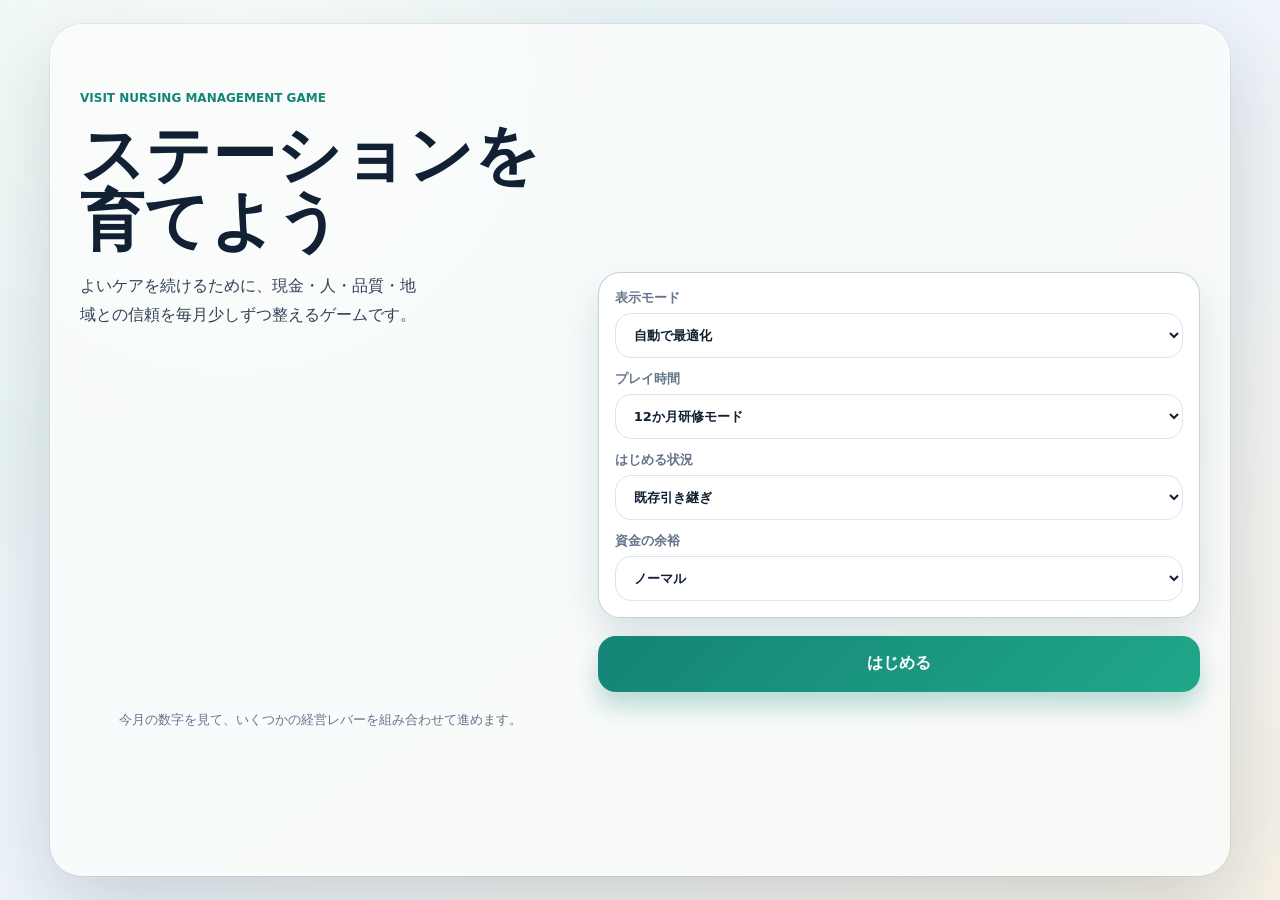
<file: index.html>
<!doctype html>
<html lang="ja">
<head>
  <meta charset="utf-8">
  <meta name="viewport" content="width=device-width, initial-scale=1, viewport-fit=cover">
  <title>ほうもん看護ステーションゲーム</title>
  <link rel="stylesheet" href="styles-v2.css">
</head>
<body>
  <div class="phone-app">
    <section id="startScreen" class="screen start-screen">
      <p class="eyebrow">Visit Nursing Management Game</p>
      <h1>ステーションを<br>育てよう</h1>
      <p class="lead">よいケアを続けるために、現金・人・品質・地域との信頼を毎月少しずつ整えるゲームです。</p>

      <div class="setup-card">
        <label><span>表示モード</span><select id="displayModeSelect">
          <option value="auto">自動で最適化</option>
          <option value="mobile">スマホモード</option>
          <option value="desktop">PCモード</option>
        </select></label>
        <label><span>プレイ時間</span><select id="modeSelect"></select></label>
        <label><span>はじめる状況</span><select id="scenarioSelect"></select></label>
        <label><span>資金の余裕</span><select id="difficultySelect"></select></label>
      </div>

      <button id="startButton" class="big-button">はじめる</button>
      <p class="tiny-note">今月の数字を見て、いくつかの経営レバーを組み合わせて進めます。</p>
    </section>

    <section id="gameScreen" class="screen game-screen is-hidden">
      <header class="game-header">
        <div>
          <span id="seasonLabel" class="season">1年目 1月</span>
          <h2 id="missionTitle">今月のミッション</h2>
        </div>
        <button id="resetButton" class="ghost-button">最初へ</button>
      </header>

      <main class="tab-page is-active" data-page="home">
        <div id="storyCard" class="story-card"></div>
        <div class="vitals-grid">
          <article class="vital-card cash"><span>現金</span><strong id="cashValue">0万円</strong><div class="meter"><i id="cashMeter"></i></div></article>
          <article class="vital-card team"><span class="with-tip">チームの余裕<button class="info-chip" type="button" aria-label="チームの余裕の説明">?</button><em class="tip-pop">チーム状態・疲弊度・継続リスクを合わせた目安です。高いほど、無理なくケアを続けやすい状態です。</em></span><strong id="teamValue">0</strong><div class="meter"><i id="teamMeter"></i></div></article>
          <article class="vital-card care"><span class="with-tip">ケアの安定<button class="info-chip" type="button" aria-label="ケアの安定の説明">?</button><em class="tip-pop">ケア品質と請求品質を合わせた目安です。記録・連携・継続性・請求の安定感を表します。</em></span><strong id="careValue">0</strong><div class="meter"><i id="careMeter"></i></div></article>
          <article class="vital-card users"><span>利用者さん</span><strong id="usersValue">0名</strong><div class="meter"><i id="usersMeter"></i></div></article>
        </div>

        <section id="plSnapshot" class="pl-card"></section>

        <div class="month-progress">
          <div><span id="monthProgressText">0 / 12か月</span><span id="moodLabel">落ち着いた月</span></div>
          <div class="progress-bar"><i id="monthProgressBar"></i></div>
        </div>

        <button class="big-button next-tab" data-target="choice">今月の判断へ</button>
      </main>

      <main class="tab-page" data-page="choice">
        <div class="choice-head">
          <span class="mini-label">複数レバーで考える</span>
          <h2>売上・人・品質・コストをどう組み合わせますか？</h2>
        </div>

        <section class="preset-row" id="presetCards"></section>

        <section class="lever-panel">
          <label><span>受け入れ</span><select id="acceptanceLever"></select></label>
          <label><span>営業活動</span><select id="salesLever"></select></label>
          <label><span>採用</span><select id="recruitmentLever"></select></label>
          <label><span>チーム</span><select id="teamLever"></select></label>
          <label><span>経営管理</span><select id="managementLever"></select></label>
          <label><span>疲弊対策</span><select id="fatigueLever"></select></label>
          <label><span>資金</span><select id="financingLever"></select></label>
        </section>

        <section id="choiceForecast" class="forecast-card"></section>
        <section id="choicePlPreview" class="pl-card"></section>
        <button id="advanceButton" class="big-button">この組み合わせで1か月進める</button>
      </main>

      <main class="tab-page" data-page="impact">
        <div class="choice-head">
          <span class="mini-label">判断 → 数字の変化</span>
          <h2>今月、何が動いたか</h2>
        </div>
        <section id="impactDashboard" class="impact-dashboard"></section>
        <section id="impactPl" class="pl-card"></section>
        <section id="impactExplanation" class="story-card"></section>
        <section class="review-card trend-card">
          <span class="mini-label">推移</span>
          <h2 id="reviewTitle">ステーションの変化</h2>
          <div class="chart-legend" aria-label="グラフの凡例">
            <span><i class="legend-cash"></i>現金</span>
            <span><i class="legend-team"></i>チームの余裕</span>
            <span><i class="legend-care"></i>ケアの安定</span>
          </div>
          <canvas id="trendCanvas" width="700" height="320"></canvas>
          <p class="chart-note">左軸は0〜100の見やすさ用スコアです。現金は1,000万円を100として表示しています。</p>
        </section>
        <section class="detail-card">
          <button id="toggleDetails" class="detail-toggle">詳しい数字を見る</button>
          <div id="detailPanel" class="detail-panel is-hidden"></div>
        </section>
        <button id="exportCsvButton" class="ghost-button wide">CSVを出力</button>
        <button class="big-button next-tab" data-target="result">現場の声を見る</button>
      </main>

      <main class="tab-page" data-page="result">
        <div id="resultCard" class="result-card empty">
          <span class="mini-label">月末</span>
          <h2>まだ月末結果はありません</h2>
          <p>今月の方針を選んで1か月進めると、現場の声と学びが表示されます。</p>
        </div>
        <div id="badgeRow" class="badge-row"></div>
        <button class="big-button next-tab" data-target="choice">次の月を考える</button>
      </main>

      <nav class="bottom-tabs">
        <button class="tab-button is-active" data-target="home">ホーム</button>
        <button class="tab-button" data-target="choice">判断</button>
        <button class="tab-button" data-target="impact">変化</button>
        <button class="tab-button" data-target="result">結果</button>
      </nav>
    </section>

    <section id="finalOverlay" class="final-overlay is-hidden">
      <div class="final-sheet">
        <span class="mini-label">クリア</span>
        <h2 id="finalRank">年間振り返り</h2>
        <div id="finalText"></div>
        <button id="closeFinalButton" class="big-button">変化を見る</button>
      </div>
    </section>
  </div>

  <script src="data.js"></script>
  <script src="logic.js"></script>
  <script src="app-v2.js"></script>
</body>
</html>
</file>
<file: styles-v2.css>
:root {
  --ink: #122034;
  --muted: #65758b;
  --line: #dbe5ee;
  --bg: #eef6f4;
  --panel: #ffffff;
  --teal: #148477;
  --teal-2: #dff7f1;
  --green: #54b681;
  --amber: #f2b24d;
  --rose: #e46b6b;
  --blue: #497dcc;
  --shadow: 0 18px 38px rgba(27, 55, 77, 0.14);
}

* { box-sizing: border-box; }

html, body {
  margin: 0;
  min-height: 100%;
  overflow-x: hidden;
  color: var(--ink);
  background:
    radial-gradient(circle at 18% 8%, rgba(255,255,255,0.9), transparent 26rem),
    linear-gradient(145deg, #e7f5f0 0%, #eef4fb 48%, #f7f1e6 100%);
  font-family: "Yu Gothic UI", "Hiragino Sans", "Noto Sans JP", system-ui, sans-serif;
}

button, select {
  font: inherit;
}

.phone-app {
  width: 100vw;
  max-width: 430px;
  min-height: 100vh;
  margin: 0 auto;
  background: rgba(250, 253, 252, 0.82);
  box-shadow: 0 0 0 1px rgba(18, 32, 52, 0.06), 0 28px 80px rgba(21, 50, 62, 0.18);
  position: relative;
  overflow: hidden;
}

.screen {
  min-height: 100vh;
  padding: 22px 18px 96px;
}

.is-hidden {
  display: none !important;
}

.start-screen {
  display: flex;
  flex-direction: column;
  justify-content: center;
  gap: 18px;
}

.eyebrow, .mini-label {
  color: var(--teal);
  font-size: 12px;
  font-weight: 800;
  letter-spacing: 0;
  text-transform: uppercase;
}

h1, h2, p {
  margin: 0;
}

h1 {
  font-size: clamp(42px, 12vw, 62px);
  line-height: 1.02;
  letter-spacing: 0;
}

.lead {
  color: #334155;
  font-size: 16px;
  line-height: 1.8;
  max-width: 34ch;
}

.setup-card, .story-card, .result-card, .review-card, .detail-card {
  background: rgba(255, 255, 255, 0.92);
  border: 1px solid rgba(188, 205, 216, 0.9);
  border-radius: 22px;
  box-shadow: var(--shadow);
}

.setup-card {
  display: grid;
  gap: 12px;
  padding: 16px;
}

label {
  display: grid;
  gap: 6px;
  color: var(--muted);
  font-size: 13px;
  font-weight: 800;
}

select {
  width: 100%;
  border: 1px solid var(--line);
  border-radius: 16px;
  padding: 13px 14px;
  color: var(--ink);
  background: #fff;
  font-weight: 800;
}

.big-button, .ghost-button {
  border: 0;
  border-radius: 18px;
  min-height: 56px;
  padding: 0 18px;
  font-weight: 900;
  cursor: pointer;
}

.big-button {
  color: #fff;
  background: linear-gradient(135deg, #148477, #20a789);
  box-shadow: 0 14px 24px rgba(20, 132, 119, 0.28);
}

.ghost-button {
  color: var(--teal);
  background: #fff;
  border: 1px solid var(--line);
}

.ghost-button.wide {
  width: 100%;
}

.tiny-note {
  color: var(--muted);
  font-size: 13px;
  line-height: 1.6;
  text-align: center;
}

.game-screen {
  padding-top: 14px;
}

.game-header {
  display: flex;
  align-items: center;
  justify-content: space-between;
  gap: 12px;
  margin-bottom: 14px;
}

.season {
  color: var(--muted);
  font-size: 13px;
  font-weight: 900;
}

.game-header h2 {
  margin-top: 2px;
  font-size: 22px;
}

.tab-page {
  display: none;
}

.tab-page.is-active {
  display: grid;
  gap: 14px;
}

.story-card {
  padding: 18px;
  display: grid;
  gap: 8px;
  background: linear-gradient(180deg, #ffffff, #f5fffb);
}

.story-card strong {
  font-size: 18px;
}

.story-card p {
  color: #42526a;
  line-height: 1.7;
}

.focus-chips {
  display: flex;
  flex-wrap: wrap;
  gap: 7px;
}

.focus-chips span {
  display: inline-flex;
  gap: 5px;
  align-items: center;
  padding: 7px 10px;
  border-radius: 999px;
  color: #385064;
  background: #edf6f4;
  font-size: 12px;
  font-weight: 900;
}

.focus-chips b {
  color: var(--teal);
}

.pl-card {
  display: grid;
  gap: 10px;
  padding: 16px;
  border: 1px solid rgba(188, 205, 216, 0.9);
  border-radius: 22px;
  background: rgba(255, 255, 255, 0.94);
  box-shadow: 0 10px 24px rgba(31, 58, 78, 0.08);
}

.pl-main {
  display: grid;
  gap: 3px;
  padding: 12px;
  border-radius: 16px;
  background: #f6fafc;
}

.pl-main.good {
  background: #eaf8f1;
}

.pl-main.bad {
  background: #fff1f1;
}

.pl-main strong {
  font-size: 28px;
}

.pl-main span,
.pl-note {
  color: var(--muted);
  font-size: 12px;
  font-weight: 800;
}

.formula-stack {
  display: grid;
  gap: 7px;
}

.formula-stack div {
  display: grid;
  gap: 3px;
  padding: 9px 10px;
  border-radius: 14px;
  background: #f8fbfd;
}

.formula-stack b {
  font-size: 12px;
}

.formula-stack span {
  color: #506178;
  font-size: 12px;
  line-height: 1.45;
}

.impact-list {
  display: flex;
  flex-wrap: wrap;
  gap: 6px;
}

.impact-chip {
  display: inline-flex;
  gap: 4px;
  align-items: center;
  padding: 6px 8px;
  border-radius: 999px;
  background: #edf6f4;
  color: #385064;
  font-size: 11px;
  font-weight: 800;
  line-height: 1.2;
}

.impact-chip b {
  color: var(--teal);
}

.vitals-grid {
  display: grid;
  grid-template-columns: repeat(2, minmax(0, 1fr));
  gap: 10px;
}

.vital-card {
  min-height: 132px;
  padding: 15px;
  border-radius: 22px;
  border: 1px solid rgba(205, 218, 228, 0.9);
  background: #fff;
  display: grid;
  align-content: space-between;
  box-shadow: 0 10px 24px rgba(31, 58, 78, 0.08);
}

.vital-card span {
  color: var(--muted);
  font-size: 13px;
  font-weight: 900;
}

.with-tip {
  position: relative;
  display: inline-flex !important;
  width: fit-content;
  max-width: 100%;
  align-items: center;
  gap: 5px;
}

.info-chip {
  width: 20px;
  height: 20px;
  border: 0;
  border-radius: 50%;
  display: inline-grid;
  place-items: center;
  color: #fff;
  background: var(--teal);
  font-size: 12px;
  font-weight: 900;
  cursor: pointer;
}

.tip-pop {
  position: absolute;
  left: 0;
  top: 28px;
  z-index: 5;
  width: min(230px, calc(100vw - 56px));
  padding: 10px 11px;
  border: 1px solid rgba(188, 205, 216, 0.9);
  border-radius: 14px;
  background: #fff;
  color: #334155;
  box-shadow: 0 12px 26px rgba(31, 58, 78, 0.18);
  font-size: 12px;
  font-style: normal;
  font-weight: 800;
  line-height: 1.55;
  opacity: 0;
  transform: translateY(-4px);
  pointer-events: none;
  transition: opacity 160ms ease, transform 160ms ease;
}

.with-tip:focus-within .tip-pop,
.with-tip:hover .tip-pop {
  opacity: 1;
  transform: translateY(0);
}

.vital-card strong {
  font-size: 30px;
  letter-spacing: 0;
}

.vital-card.cash { background: linear-gradient(160deg, #ffffff, #e9fbf6); }
.vital-card.team { background: linear-gradient(160deg, #ffffff, #eef4ff); }
.vital-card.care { background: linear-gradient(160deg, #ffffff, #fff7e4); }
.vital-card.users { background: linear-gradient(160deg, #ffffff, #f1f8eb); }

.meter {
  height: 9px;
  overflow: hidden;
  border-radius: 999px;
  background: #e6edf3;
}

.meter i, .progress-bar i {
  display: block;
  height: 100%;
  width: 0%;
  border-radius: inherit;
  background: linear-gradient(90deg, var(--teal), var(--green));
  transition: width 360ms ease;
}

.month-progress {
  display: grid;
  gap: 9px;
  padding: 12px 2px;
}

.month-progress > div:first-child {
  display: flex;
  justify-content: space-between;
  color: var(--muted);
  font-size: 13px;
  font-weight: 900;
}

.progress-bar {
  height: 11px;
  border-radius: 999px;
  background: rgba(192, 209, 222, 0.65);
  overflow: hidden;
}

.choice-head h2 {
  margin-top: 4px;
  font-size: 24px;
  line-height: 1.35;
}

.preset-row {
  display: grid;
  grid-template-columns: repeat(2, minmax(0, 1fr));
  gap: 9px;
}

.preset-card {
  min-height: 88px;
  border: 1px solid rgba(188, 205, 216, 0.95);
  border-radius: 18px;
  padding: 12px;
  color: var(--ink);
  background: #fff;
  text-align: left;
  box-shadow: 0 8px 18px rgba(31, 58, 78, 0.07);
  transition: transform 150ms ease, border-color 150ms ease, background 150ms ease, box-shadow 150ms ease;
}

.preset-card:active {
  transform: scale(0.98);
}

.preset-card.is-selected {
  border-color: var(--teal);
  background: linear-gradient(160deg, #effffb, #ffffff);
  box-shadow: 0 12px 24px rgba(20, 132, 119, 0.18);
  transform: translateY(-2px);
}

.preset-card.is-selected::after {
  content: "選択中";
  display: inline-flex;
  width: fit-content;
  margin-top: 8px;
  padding: 4px 8px;
  border-radius: 999px;
  color: #fff;
  background: var(--teal);
  font-size: 11px;
  font-weight: 900;
}

.preset-card strong,
.preset-card span {
  display: block;
}

.preset-card strong {
  margin-bottom: 5px;
  font-size: 15px;
}

.preset-card span {
  color: var(--muted);
  font-size: 12px;
  line-height: 1.45;
}

.lever-panel {
  display: grid;
  grid-template-columns: repeat(2, minmax(0, 1fr));
  gap: 10px;
  padding: 14px;
  border-radius: 22px;
  border: 1px solid rgba(188, 205, 216, 0.9);
  background: rgba(255, 255, 255, 0.92);
  box-shadow: 0 10px 24px rgba(31, 58, 78, 0.08);
}

.lever-panel label:last-child {
  grid-column: 1 / -1;
}

.lever-panel select {
  padding: 10px 11px;
  border-radius: 14px;
  font-size: 13px;
}

.forecast-card {
  display: grid;
  gap: 11px;
  padding: 15px;
  border: 1px solid rgba(188, 205, 216, 0.9);
  border-radius: 22px;
  background: linear-gradient(180deg, #ffffff, #f7fcff);
  box-shadow: 0 10px 24px rgba(31, 58, 78, 0.08);
}

.forecast-card h3 {
  margin: -4px 0 0;
  font-size: 18px;
}

.forecast-grid {
  display: grid;
  gap: 8px;
}

.forecast-row {
  display: grid;
  gap: 6px;
  padding: 10px;
  border-radius: 16px;
  background: #f7fafc;
}

.forecast-row > div {
  display: flex;
  justify-content: space-between;
  gap: 10px;
  align-items: center;
}

.forecast-row b {
  font-size: 13px;
}

.forecast-row span {
  color: var(--muted);
  font-size: 12px;
  font-weight: 900;
}

.forecast-row i {
  height: 8px;
  overflow: hidden;
  border-radius: 999px;
  background: #dbe5ee;
}

.forecast-row em {
  display: block;
  height: 100%;
  border-radius: inherit;
  background: #94a8ba;
  transition: width 240ms ease;
}

.forecast-row.good em {
  background: linear-gradient(90deg, var(--teal), var(--green));
}

.forecast-row.warn em {
  background: linear-gradient(90deg, var(--amber), var(--rose));
}

.action-cards {
  display: grid;
  gap: 10px;
}

.action-card {
  position: relative;
  display: grid;
  grid-template-columns: auto 1fr;
  gap: 12px;
  align-items: center;
  width: 100%;
  border: 2px solid transparent;
  border-radius: 22px;
  padding: 14px;
  text-align: left;
  color: var(--ink);
  background: rgba(255, 255, 255, 0.95);
  box-shadow: 0 10px 20px rgba(31, 58, 78, 0.09);
  cursor: pointer;
}

.action-card.is-selected {
  border-color: var(--teal);
  background: #f1fffb;
}

.action-icon {
  width: 54px;
  height: 54px;
  border-radius: 18px;
  display: grid;
  place-items: center;
  font-size: 25px;
  color: #fff;
  background: var(--teal);
}

.action-card h3 {
  margin: 0 0 4px;
  font-size: 18px;
}

.action-card p {
  color: #56657a;
  font-size: 13px;
  line-height: 1.5;
}

.impact-row {
  display: flex;
  gap: 6px;
  flex-wrap: wrap;
  margin-top: 8px;
}

.impact-row span {
  border-radius: 999px;
  padding: 4px 8px;
  color: #315064;
  background: #eaf2f7;
  font-size: 12px;
  font-weight: 800;
}

.result-card {
  padding: 18px;
  display: grid;
  gap: 12px;
}

.result-card.empty {
  color: var(--muted);
}

.voice-card {
  border-radius: 18px;
  padding: 14px;
  color: #203348;
  background: #f7fbff;
  border: 1px solid #dce9f4;
}

.voice-card b {
  display: block;
  margin-bottom: 4px;
}

.learning-card {
  display: grid;
  gap: 4px;
  padding: 12px;
  border-radius: 18px;
  background: #f5fffb;
  border: 1px solid #cdeee6;
}

.learning-card b {
  color: var(--teal);
  font-size: 13px;
}

.learning-card p {
  color: #334155;
  line-height: 1.65;
}

.result-stats {
  display: grid;
  grid-template-columns: repeat(3, 1fr);
  gap: 8px;
}

.result-stats div {
  padding: 10px;
  border-radius: 16px;
  background: #f7fafc;
}

.result-stats span {
  display: block;
  color: var(--muted);
  font-size: 11px;
  font-weight: 900;
}

.result-stats strong {
  display: block;
  margin-top: 4px;
  font-size: 16px;
}

.badge-row {
  display: flex;
  flex-wrap: wrap;
  gap: 8px;
}

.badge {
  border-radius: 999px;
  padding: 8px 11px;
  color: #0e5f54;
  background: #dff7f1;
  font-size: 12px;
  font-weight: 900;
}

.impact-dashboard {
  display: grid;
  grid-template-columns: repeat(2, minmax(0, 1fr));
  gap: 9px;
}

.delta-card {
  display: grid;
  gap: 4px;
  min-height: 94px;
  padding: 12px;
  border-radius: 18px;
  border: 1px solid rgba(188, 205, 216, 0.9);
  background: #fff;
  box-shadow: 0 8px 18px rgba(31, 58, 78, 0.07);
}

.delta-card span {
  color: var(--muted);
  font-size: 12px;
  font-weight: 900;
}

.delta-card strong {
  font-size: 22px;
}

.delta-card small {
  width: fit-content;
  border-radius: 999px;
  padding: 3px 8px;
  font-weight: 900;
}

.delta-card em {
  color: #607089;
  font-size: 11px;
  font-style: normal;
  font-weight: 800;
}

.delta-bars {
  display: grid;
  gap: 4px;
  padding: 3px 0;
}

.delta-bars i,
.delta-bars b {
  display: block;
  height: 7px;
  min-width: 8px;
  border-radius: 999px;
}

.delta-bars i {
  background: #dbe5ee;
}

.delta-bars b {
  background: linear-gradient(90deg, var(--teal), var(--green));
}

.delta-card.bad .delta-bars b {
  background: linear-gradient(90deg, #f2b24d, #e46b6b);
}

.delta-card.good small {
  color: #0e5f54;
  background: #dff7f1;
}

.delta-card.bad small {
  color: #b91c1c;
  background: #ffe4e6;
}

.review-card, .detail-card {
  padding: 16px;
}

.review-card h2 {
  margin: 4px 0 10px;
}

.trend-card {
  display: grid;
  gap: 10px;
}

.chart-legend {
  display: flex;
  flex-wrap: wrap;
  gap: 8px;
  margin-bottom: 2px;
}

.chart-legend span {
  display: inline-flex;
  align-items: center;
  gap: 6px;
  padding: 7px 10px;
  border-radius: 999px;
  color: #31445a;
  background: #f2f7fb;
  font-size: 12px;
  font-weight: 900;
}

.chart-legend i {
  width: 10px;
  height: 10px;
  border-radius: 999px;
}

.legend-cash {
  background: #148477;
}

.legend-team {
  background: #497dcc;
}

.legend-care {
  background: #f2b24d;
}

.chart-note {
  margin: -2px 0 0;
  color: var(--muted);
  font-size: 12px;
  line-height: 1.5;
}

canvas {
  display: block;
  width: 100%;
  height: 250px;
  border-radius: 16px;
  background: #fff;
}

.detail-toggle {
  width: 100%;
  border: 0;
  padding: 12px;
  border-radius: 14px;
  color: var(--teal);
  background: var(--teal-2);
  font-weight: 900;
}

.detail-panel {
  display: grid;
  grid-template-columns: repeat(2, minmax(0, 1fr));
  gap: 8px;
  margin-top: 12px;
}

.detail-panel div {
  padding: 10px;
  border-radius: 14px;
  background: #f7fafc;
  color: #334155;
  font-size: 13px;
  font-weight: 800;
}

.bottom-tabs {
  position: fixed;
  left: 50%;
  bottom: 0;
  transform: translateX(-50%);
  width: min(100%, 430px);
  display: grid;
  grid-template-columns: repeat(4, 1fr);
  gap: 6px;
  padding: 9px 10px calc(9px + env(safe-area-inset-bottom));
  background: rgba(255, 255, 255, 0.92);
  border-top: 1px solid rgba(205, 218, 228, 0.9);
  backdrop-filter: blur(14px);
}

.tab-button {
  min-height: 48px;
  border: 0;
  border-radius: 16px;
  color: var(--muted);
  background: transparent;
  font-size: 11px;
  font-weight: 900;
}

.tab-button.is-active {
  color: #fff;
  background: var(--teal);
}

.final-overlay {
  position: fixed;
  inset: 0;
  display: grid;
  place-items: end center;
  padding: 16px;
  background: rgba(18, 32, 52, 0.36);
  z-index: 20;
}

.final-sheet {
  width: min(100%, 448px);
  display: grid;
  gap: 14px;
  padding: 22px;
  border-radius: 28px;
  background: #fff;
  box-shadow: var(--shadow);
}

.final-sheet ul {
  margin: 0;
  padding-left: 20px;
  line-height: 1.7;
}

@media (min-width: 900px) {
  .phone-app {
    margin-top: 24px;
    margin-bottom: 24px;
    min-height: calc(100vh - 48px);
    border-radius: 32px;
    max-width: 430px;
  }

  .screen {
    min-height: calc(100vh - 48px);
  }

  .bottom-tabs {
    border-radius: 24px 24px 0 0;
  }
}

@media (min-width: 900px) {
  .phone-app.desktop-mode {
    max-width: 1180px;
    border-radius: 32px;
    overflow: visible;
  }

  .desktop-mode .screen {
    min-height: calc(100vh - 48px);
    padding: 26px 30px 104px;
  }

  .desktop-mode .start-screen {
    display: grid;
    grid-template-columns: minmax(320px, 0.8fr) minmax(420px, 1fr);
    align-content: center;
    column-gap: 36px;
  }

  .desktop-mode .start-screen .eyebrow,
  .desktop-mode .start-screen h1,
  .desktop-mode .start-screen .lead,
  .desktop-mode .start-screen .tiny-note {
    grid-column: 1;
  }

  .desktop-mode .start-screen .setup-card,
  .desktop-mode .start-screen .big-button {
    grid-column: 2;
  }

  .desktop-mode .start-screen h1 {
    font-size: 64px;
  }

  .desktop-mode .game-header {
    margin-bottom: 18px;
  }

  .desktop-mode .tab-page.is-active {
    gap: 18px;
  }

  .desktop-mode .tab-page[data-page="home"].is-active {
    grid-template-columns: minmax(280px, 0.8fr) minmax(380px, 1.1fr) minmax(360px, 1fr);
    align-items: start;
  }

  .desktop-mode .tab-page[data-page="home"] .story-card,
  .desktop-mode .tab-page[data-page="home"] .month-progress,
  .desktop-mode .tab-page[data-page="home"] .next-tab {
    grid-column: 1;
  }

  .desktop-mode .tab-page[data-page="home"] .vitals-grid {
    grid-column: 2;
    grid-template-columns: repeat(2, minmax(0, 1fr));
  }

  .desktop-mode .tab-page[data-page="home"] #plSnapshot {
    grid-column: 3;
    grid-row: 1 / span 3;
  }

  .desktop-mode .tab-page[data-page="choice"].is-active {
    grid-template-columns: minmax(320px, 0.85fr) minmax(420px, 1fr) minmax(340px, 0.95fr);
    align-items: start;
  }

  .desktop-mode .tab-page[data-page="choice"] .choice-head,
  .desktop-mode .tab-page[data-page="choice"] .preset-row,
  .desktop-mode .tab-page[data-page="choice"] #advanceButton {
    grid-column: 1;
  }

  .desktop-mode .tab-page[data-page="choice"] .lever-panel {
    grid-column: 2;
  }

  .desktop-mode .tab-page[data-page="choice"] .forecast-card {
    grid-column: 3;
    grid-row: 1;
  }

  .desktop-mode .forecast-card {
    padding: 14px;
    gap: 8px;
  }

  .desktop-mode .forecast-card h3 {
    font-size: 16px;
  }

  .desktop-mode .forecast-grid {
    grid-template-columns: repeat(2, minmax(0, 1fr));
    gap: 7px;
  }

  .desktop-mode .forecast-row {
    padding: 8px;
  }

  .desktop-mode .forecast-row > div {
    display: grid;
    gap: 2px;
  }

  .desktop-mode .tab-page[data-page="choice"] #choicePlPreview {
    grid-column: 3;
    grid-row: 2 / span 3;
  }

  .desktop-mode .preset-row {
    grid-template-columns: 1fr;
  }

  .desktop-mode .lever-panel {
    grid-template-columns: 1fr;
  }

  .desktop-mode .lever-panel label:last-child {
    grid-column: auto;
  }

  .desktop-mode .tab-page[data-page="impact"].is-active {
    grid-template-columns: minmax(420px, 0.85fr) minmax(520px, 1fr);
    align-items: start;
  }

  .desktop-mode .tab-page[data-page="impact"] .choice-head,
  .desktop-mode .tab-page[data-page="impact"] .impact-dashboard,
  .desktop-mode .tab-page[data-page="impact"] #impactPl,
  .desktop-mode .tab-page[data-page="impact"] #impactExplanation,
  .desktop-mode .tab-page[data-page="impact"] .detail-card,
  .desktop-mode .tab-page[data-page="impact"] .ghost-button,
  .desktop-mode .tab-page[data-page="impact"] .next-tab {
    grid-column: 1;
  }

  .desktop-mode .tab-page[data-page="impact"] .trend-card {
    grid-column: 2;
    grid-row: 1 / span 6;
  }

  .desktop-mode .impact-dashboard {
    grid-template-columns: repeat(2, minmax(0, 1fr));
  }

  .desktop-mode .tab-page[data-page="result"].is-active {
    grid-template-columns: minmax(440px, 0.9fr) minmax(360px, 0.8fr);
    align-items: start;
  }

  .desktop-mode .tab-page[data-page="result"] #resultCard {
    grid-column: 1;
  }

  .desktop-mode .tab-page[data-page="result"] .badge-row,
  .desktop-mode .tab-page[data-page="result"] .next-tab {
    grid-column: 2;
  }

  .desktop-mode canvas {
    height: 360px;
  }

  .desktop-mode .bottom-tabs {
    width: min(100%, 1180px);
    bottom: 18px;
    border: 1px solid rgba(205, 218, 228, 0.9);
    border-radius: 22px;
    box-shadow: 0 16px 36px rgba(27, 55, 77, 0.12);
  }
}
</file>
